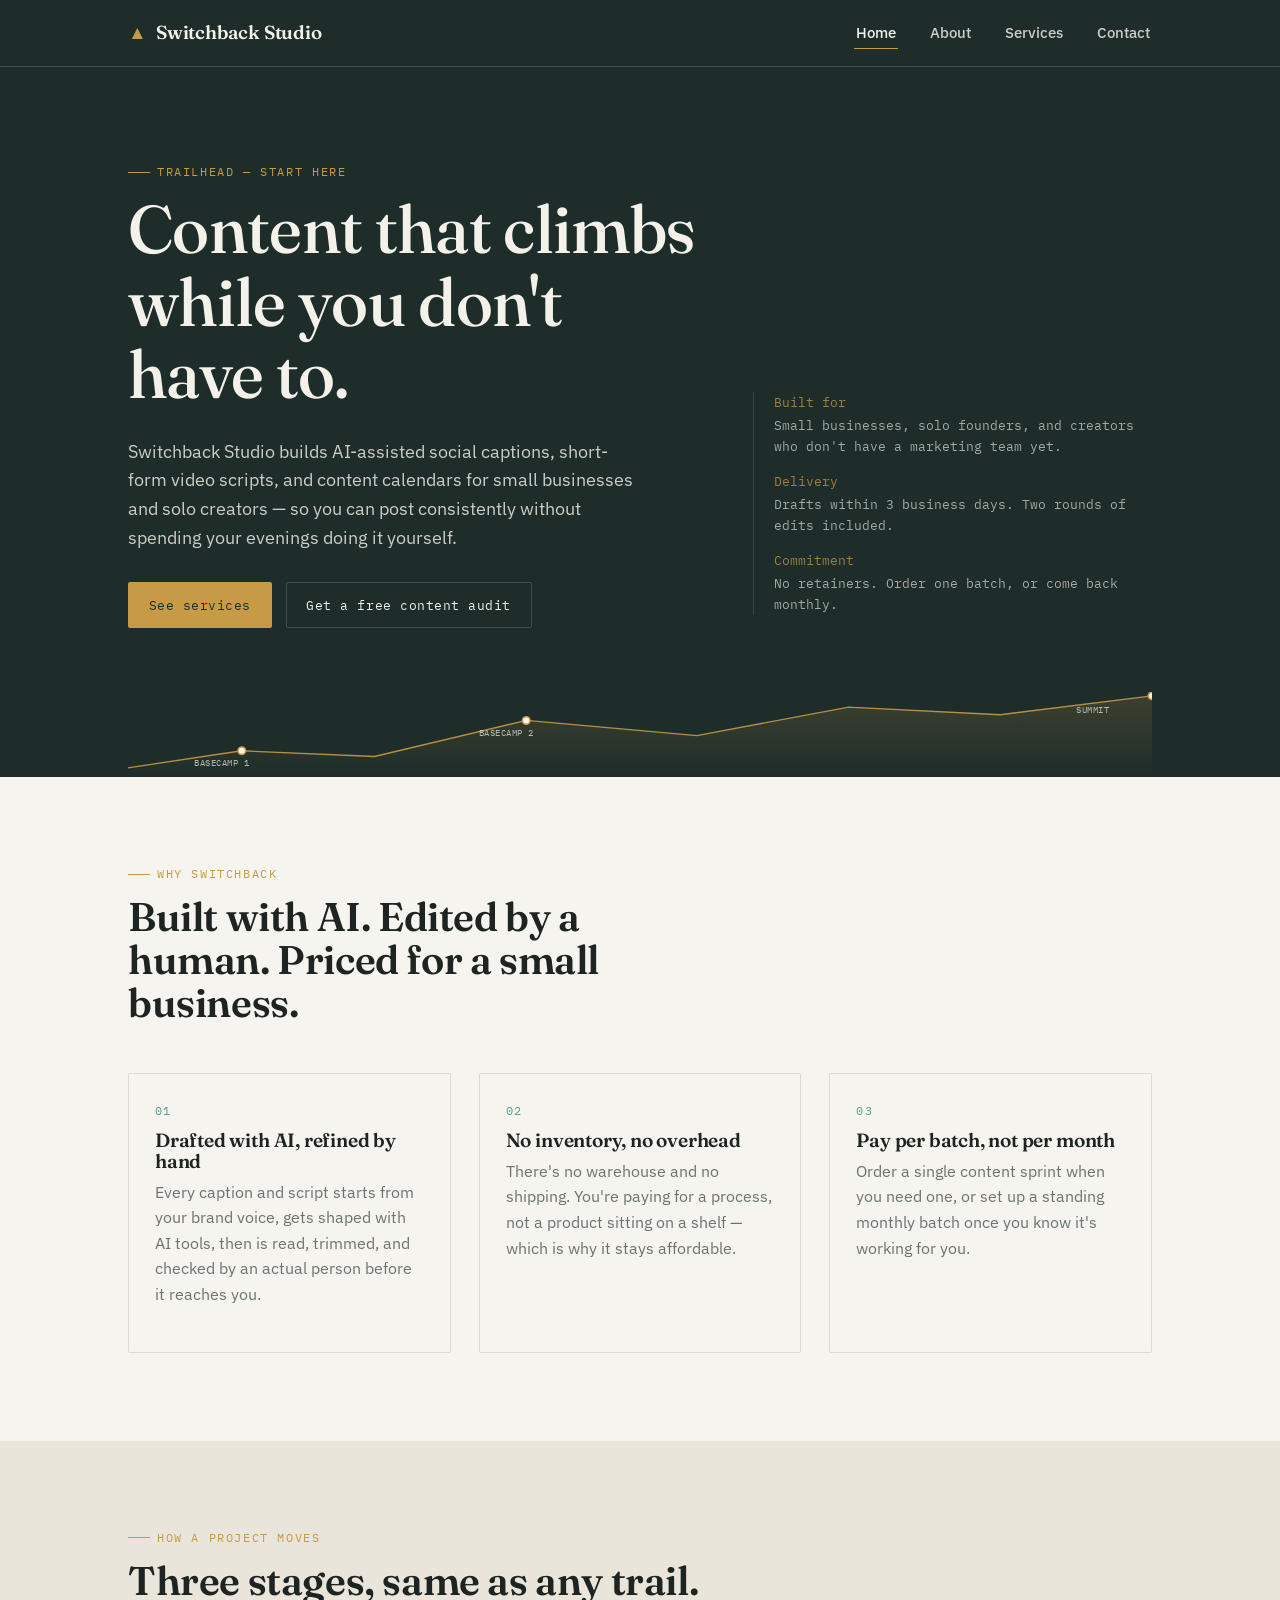
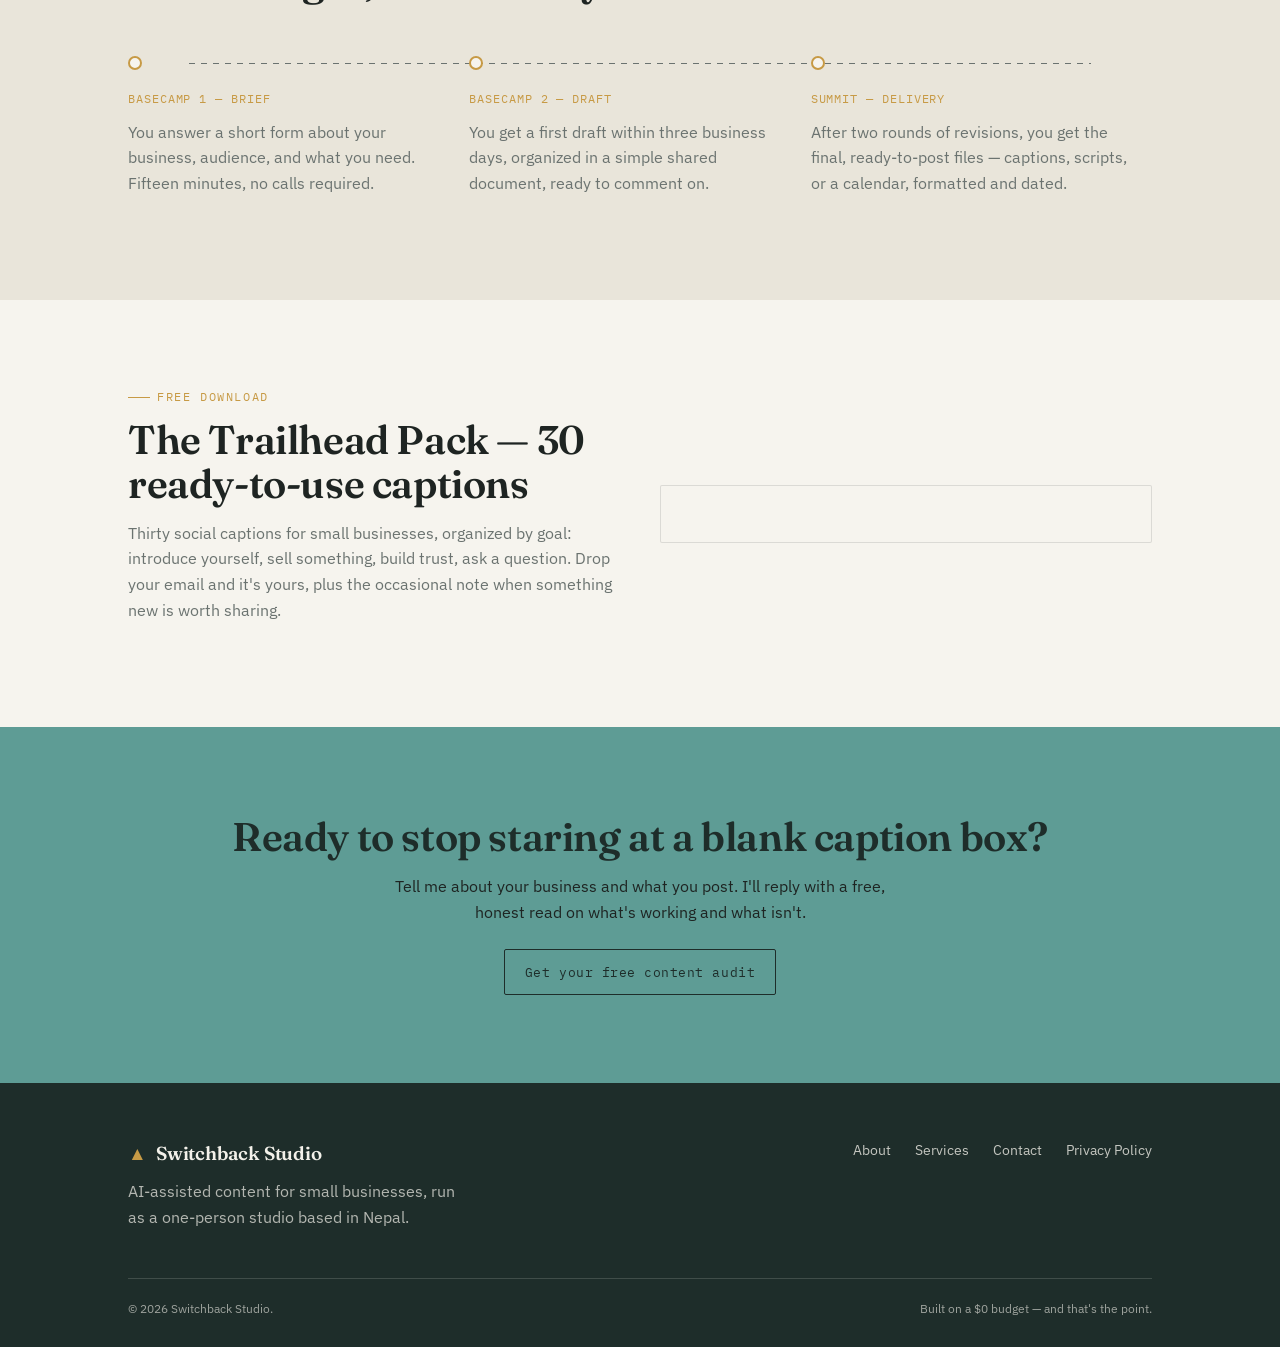
<file: index.html>
<!doctype html>
<html lang="en">
<head>
  <meta name="google-site-verification" content="x02NsxRlwEbCB85oKk7v7B6MXWzvoY0yEXiIxLPVa0w" />
<meta charset="UTF-8">
<meta name="viewport" content="width=device-width, initial-scale=1">
<title>Switchback Studio — AI-assisted content for small businesses</title>
<meta name="description" content="Switchback Studio builds AI-assisted social captions, short-form scripts, and content calendars for small businesses — no retainer, no inventory.">
<link rel="stylesheet" href="style.css">
</head>
<body>

<header class="site">
  <nav class="nav">
    <a href="index.html" class="brand"><span class="mark">▲</span> Switchback Studio</a>
    <button class="nav-toggle" aria-label="Open menu" aria-expanded="false">☰</button>
    <ul class="nav-links">
      <li><a href="index.html" aria-current="page">Home</a></li>
      <li><a href="about.html">About</a></li>
      <li><a href="services.html">Services</a></li>
      <li><a href="contact.html">Contact</a></li>
    </ul>
  </nav>
</header>

<section class="hero">
  <div class="wrap">
    <div class="hero-grid">
      <div>
        <p class="eyebrow">Trailhead — start here</p>
        <h1>Content that climbs<br>while you don't have to.</h1>
        <p class="lead">Switchback Studio builds AI-assisted social captions, short-form video scripts, and content calendars for small businesses and solo creators — so you can post consistently without spending your evenings doing it yourself.</p>
        <div class="hero-cta">
          <a href="services.html" class="btn btn-primary">See services</a>
          <a href="contact.html" class="btn btn-ghost-dark">Get a free content audit</a>
        </div>
      </div>
      <dl class="hero-aside">
        <dt>Built for</dt>
        <dd>Small businesses, solo founders, and creators who don't have a marketing team yet.</dd>
        <dt>Delivery</dt>
        <dd>Drafts within 3 business days. Two rounds of edits included.</dd>
        <dt>Commitment</dt>
        <dd>No retainers. Order one batch, or come back monthly.</dd>
      </dl>
    </div>

    <svg class="elevation" viewBox="0 0 1080 90" preserveAspectRatio="none" role="img" aria-label="Trail elevation profile illustrating the three project stages">
      <defs>
        <linearGradient id="gradElev" x1="0" y1="0" x2="0" y2="1">
          <stop offset="0%" stop-color="#C79A45" stop-opacity="0.35"/>
          <stop offset="100%" stop-color="#C79A45" stop-opacity="0"/>
        </linearGradient>
      </defs>
      <path class="fill" d="M0,80 L120,62 L260,68 L420,30 L600,46 L760,16 L920,24 L1080,4 L1080,90 L0,90 Z"/>
      <path d="M0,80 L120,62 L260,68 L420,30 L600,46 L760,16 L920,24 L1080,4"/>
      <circle cx="120" cy="62" r="4"/>
      <circle cx="420" cy="30" r="4"/>
      <circle cx="1080" cy="4" r="4"/>
      <text x="70" y="78">BASECAMP 1</text>
      <text x="370" y="46">BASECAMP 2</text>
      <text x="1000" y="22">SUMMIT</text>
    </svg>
  </div>
</section>

<section>
  <div class="wrap">
    <div class="section-head">
      <p class="eyebrow">Why Switchback</p>
      <h2>Built with AI. Edited by a human. Priced for a small business.</h2>
    </div>
    <div class="grid-3">
      <div class="card">
        <span class="num">01</span>
        <h3>Drafted with AI, refined by hand</h3>
        <p class="muted">Every caption and script starts from your brand voice, gets shaped with AI tools, then is read, trimmed, and checked by an actual person before it reaches you.</p>
      </div>
      <div class="card">
        <span class="num">02</span>
        <h3>No inventory, no overhead</h3>
        <p class="muted">There's no warehouse and no shipping. You're paying for a process, not a product sitting on a shelf — which is why it stays affordable.</p>
      </div>
      <div class="card">
        <span class="num">03</span>
        <h3>Pay per batch, not per month</h3>
        <p class="muted">Order a single content sprint when you need one, or set up a standing monthly batch once you know it's working for you.</p>
      </div>
    </div>
  </div>
</section>

<section class="section-alt">
  <div class="wrap">
    <div class="section-head">
      <p class="eyebrow">How a project moves</p>
      <h2>Three stages, same as any trail.</h2>
    </div>
    <div class="waypoints">
      <div class="waypoint">
        <p class="label">Basecamp 1 — Brief</p>
        <p class="muted">You answer a short form about your business, audience, and what you need. Fifteen minutes, no calls required.</p>
      </div>
      <div class="waypoint">
        <p class="label">Basecamp 2 — Draft</p>
        <p class="muted">You get a first draft within three business days, organized in a simple shared document, ready to comment on.</p>
      </div>
      <div class="waypoint">
        <p class="label">Summit — Delivery</p>
        <p class="muted">After two rounds of revisions, you get the final, ready-to-post files — captions, scripts, or a calendar, formatted and dated.</p>
      </div>
    </div>
  </div>
</section>

<section>
  <div class="wrap">
    <div class="grid-2" style="align-items:center;">
      <div>
        <p class="eyebrow">Free download</p>
        <h2>The Trailhead Pack — 30 ready-to-use captions</h2>
        <p class="muted">Thirty social captions for small businesses, organized by goal: introduce yourself, sell something, build trust, ask a question. Drop your email and it's yours, plus the occasional note when something new is worth sharing.</p>
      </div>
      <div class="card">
        <!--
          REPLACE THIS FORM with your MailerLite embed code.
          MailerLite → Forms → Create form → Embedded → Copy code → paste here.
          Leaving the placeholder action below will not collect emails yet.
        -->
        <!-- MailerLite Universal -->
        <script>
            (function(w,d,e,u,f,l,n){w[f]=w[f]||function(){(w[f].q=w[f].q||[])
                .push(arguments);},l=d.createElement(e),l.async=1,l.src=u,
                    n=d.getElementsByTagName(e)[0],n.parentNode.insertBefore(l,n);})
                        (window,document,'script','https://assets.mailerlite.com/js/universal.js','ml');
                            ml('account', '2459747');
                            </script>
                            <!-- End MailerLite Universal -->
         <div class="ml-embedded" data-form="4tHHGU"></div>
      </div>
    </div>
  </div>
</section>

<section class="callout-band">
  <div class="wrap" style="text-align:center;">
    <h2>Ready to stop staring at a blank caption box?</h2>
    <p style="max-width:50ch;margin:0 auto 24px;">Tell me about your business and what you post. I'll reply with a free, honest read on what's working and what isn't.</p>
    <a href="contact.html" class="btn btn-ghost-light" style="border-color:var(--spruce); color:var(--spruce);">Get your free content audit</a>
  </div>
</section>

<footer class="site">
  <div class="wrap">
    <div class="foot-grid">
      <div>
        <p class="brand" style="margin-bottom:10px;"><span class="mark">▲</span> Switchback Studio</p>
        <p class="muted" style="max-width:34ch; color:var(--snow); opacity:.7;">AI-assisted content for small businesses, run as a one-person studio based in Nepal.</p>
      </div>
      <ul class="foot-links">
        <li><a href="about.html">About</a></li>
        <li><a href="services.html">Services</a></li>
        <li><a href="contact.html">Contact</a></li>
        <li><a href="privacy.html">Privacy Policy</a></li>
      </ul>
    </div>
    <div class="foot-bottom">
      <span>© 2026 Switchback Studio.</span>
      <span>Built on a $0 budget — and that's the point.</span>
    </div>
  </div>
</footer>

<script src="script.js"></script>
</body>
</html>
</file>
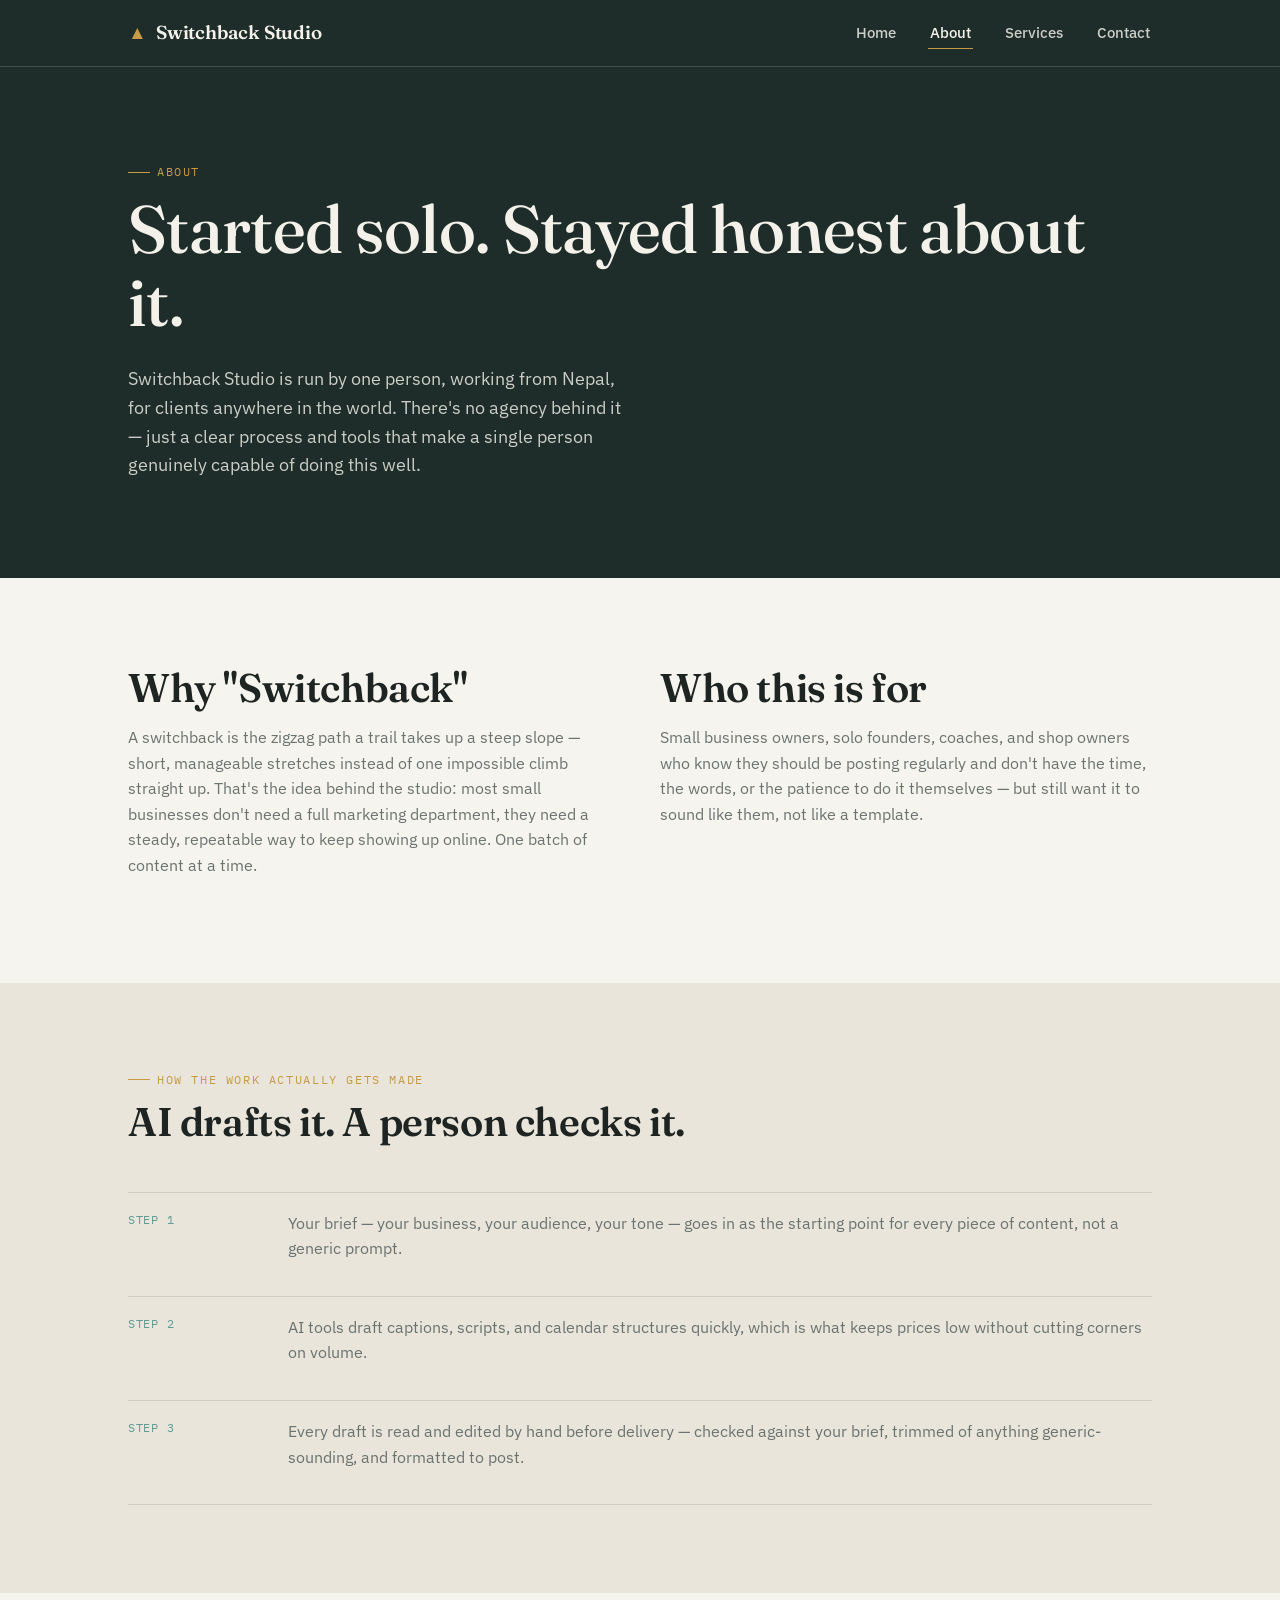
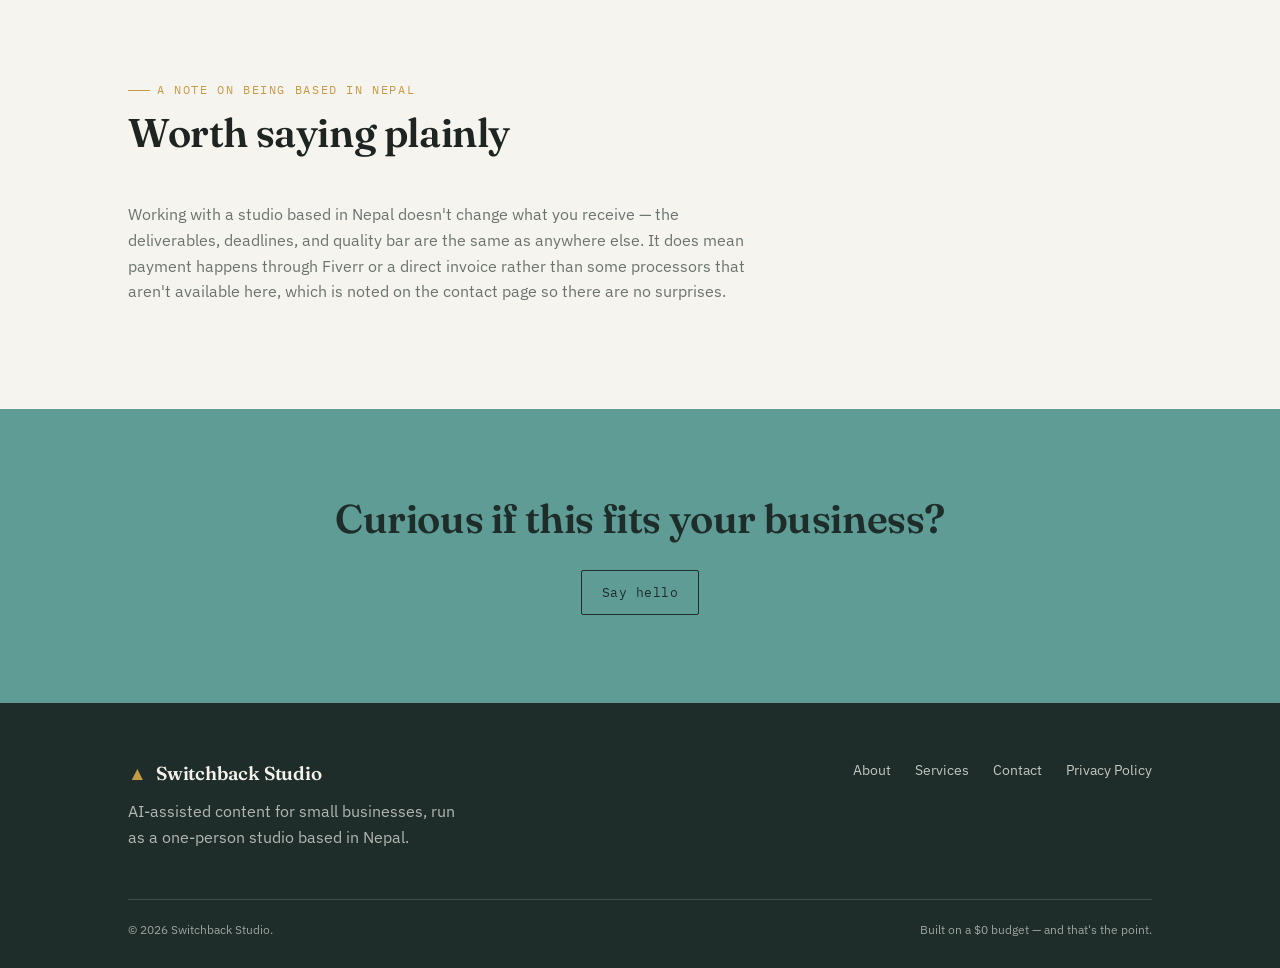
<file: about.html>
<!doctype html>
<html lang="en">
<head>
<meta charset="UTF-8">
<meta name="viewport" content="width=device-width, initial-scale=1">
<title>About — Switchback Studio</title>
<meta name="description" content="Switchback Studio is a one-person content studio based in Nepal, helping small businesses post consistently with AI-assisted captions and scripts.">
<link rel="stylesheet" href="style.css">
</head>
<body>

<header class="site">
  <nav class="nav">
    <a href="index.html" class="brand"><span class="mark">▲</span> Switchback Studio</a>
    <button class="nav-toggle" aria-label="Open menu" aria-expanded="false">☰</button>
    <ul class="nav-links">
      <li><a href="index.html">Home</a></li>
      <li><a href="about.html" aria-current="page">About</a></li>
      <li><a href="services.html">Services</a></li>
      <li><a href="contact.html">Contact</a></li>
    </ul>
  </nav>
</header>

<section class="hero" style="padding-bottom:80px;">
  <div class="wrap">
    <p class="eyebrow">About</p>
    <h1>Started solo. Stayed honest about it.</h1>
    <p class="lead">Switchback Studio is run by one person, working from Nepal, for clients anywhere in the world. There's no agency behind it — just a clear process and tools that make a single person genuinely capable of doing this well.</p>
  </div>
</section>

<section>
  <div class="wrap">
    <div class="grid-2">
      <div>
        <h2>Why "Switchback"</h2>
        <p class="muted">A switchback is the zigzag path a trail takes up a steep slope — short, manageable stretches instead of one impossible climb straight up. That's the idea behind the studio: most small businesses don't need a full marketing department, they need a steady, repeatable way to keep showing up online. One batch of content at a time.</p>
      </div>
      <div>
        <h2>Who this is for</h2>
        <p class="muted">Small business owners, solo founders, coaches, and shop owners who know they should be posting regularly and don't have the time, the words, or the patience to do it themselves — but still want it to sound like them, not like a template.</p>
      </div>
    </div>
  </div>
</section>

<section class="section-alt">
  <div class="wrap">
    <div class="section-head">
      <p class="eyebrow">How the work actually gets made</p>
      <h2>AI drafts it. A person checks it.</h2>
    </div>
    <ul class="kicker-list">
      <li>
        <span class="tag">Step 1</span>
        <p class="muted">Your brief — your business, your audience, your tone — goes in as the starting point for every piece of content, not a generic prompt.</p>
      </li>
      <li>
        <span class="tag">Step 2</span>
        <p class="muted">AI tools draft captions, scripts, and calendar structures quickly, which is what keeps prices low without cutting corners on volume.</p>
      </li>
      <li>
        <span class="tag">Step 3</span>
        <p class="muted">Every draft is read and edited by hand before delivery — checked against your brief, trimmed of anything generic-sounding, and formatted to post.</p>
      </li>
    </ul>
  </div>
</section>

<section>
  <div class="wrap">
    <div class="section-head">
      <p class="eyebrow">A note on being based in Nepal</p>
      <h2>Worth saying plainly</h2>
    </div>
    <p class="muted" style="max-width:62ch;">Working with a studio based in Nepal doesn't change what you receive — the deliverables, deadlines, and quality bar are the same as anywhere else. It does mean payment happens through Fiverr or a direct invoice rather than some processors that aren't available here, which is noted on the contact page so there are no surprises.</p>
  </div>
</section>

<section class="callout-band">
  <div class="wrap" style="text-align:center;">
    <h2>Curious if this fits your business?</h2>
    <a href="contact.html" class="btn btn-ghost-light" style="border-color:var(--spruce); color:var(--spruce); margin-top:14px;">Say hello</a>
  </div>
</section>

<footer class="site">
  <div class="wrap">
    <div class="foot-grid">
      <div>
        <p class="brand" style="margin-bottom:10px;"><span class="mark">▲</span> Switchback Studio</p>
        <p class="muted" style="max-width:34ch; color:var(--snow); opacity:.7;">AI-assisted content for small businesses, run as a one-person studio based in Nepal.</p>
      </div>
      <ul class="foot-links">
        <li><a href="about.html">About</a></li>
        <li><a href="services.html">Services</a></li>
        <li><a href="contact.html">Contact</a></li>
        <li><a href="privacy.html">Privacy Policy</a></li>
      </ul>
    </div>
    <div class="foot-bottom">
      <span>© 2026 Switchback Studio.</span>
      <span>Built on a $0 budget — and that's the point.</span>
    </div>
  </div>
</footer>

<script src="script.js"></script>
</body>
</html>
</file>
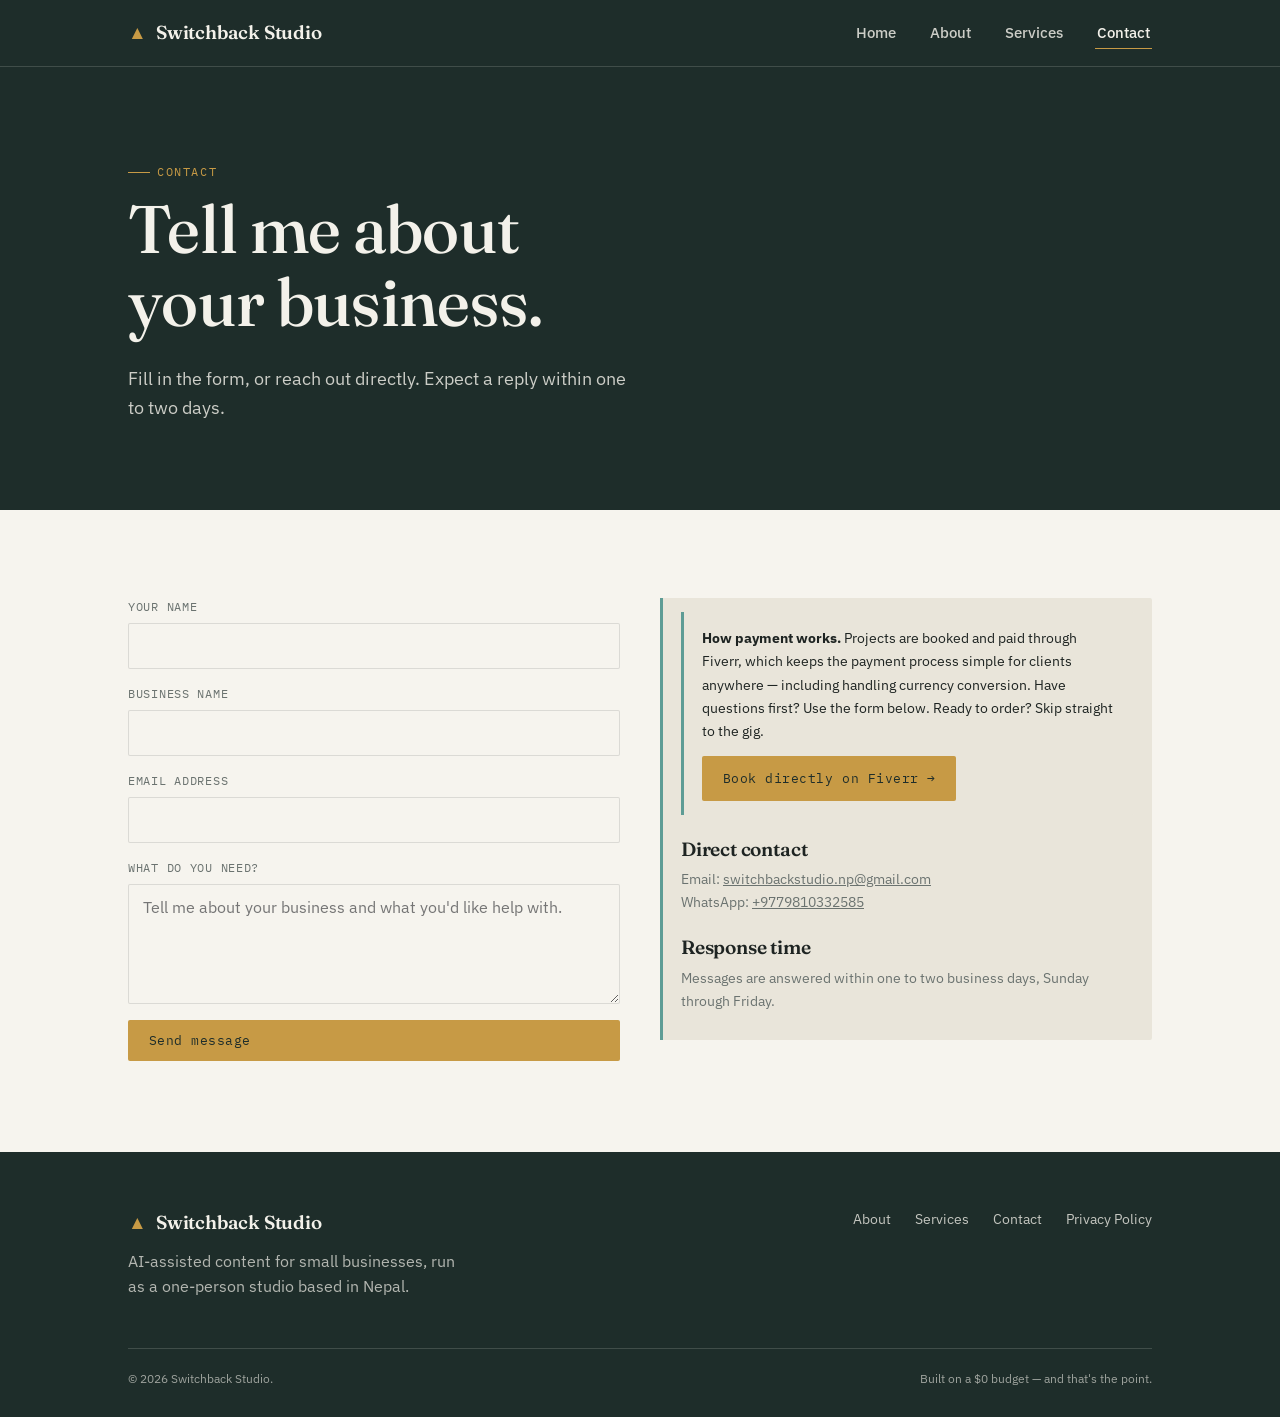
<file: contact.html>
<!doctype html>
<html lang="en">
<head>
<meta charset="UTF-8">
<meta name="viewport" content="width=device-width, initial-scale=1">
<title>Contact — Switchback Studio</title>
<meta name="description" content="Get in touch with Switchback Studio about a Content Basecamp or Caption Sprint.">
<link rel="stylesheet" href="style.css">
</head>
<body>

<header class="site">
  <nav class="nav">
    <a href="index.html" class="brand"><span class="mark">▲</span> Switchback Studio</a>
    <button class="nav-toggle" aria-label="Open menu" aria-expanded="false">☰</button>
    <ul class="nav-links">
      <li><a href="index.html">Home</a></li>
      <li><a href="about.html">About</a></li>
      <li><a href="services.html">Services</a></li>
      <li><a href="contact.html" aria-current="page">Contact</a></li>
    </ul>
  </nav>
</header>

<section class="hero" style="padding-bottom:70px;">
  <div class="wrap">
    <p class="eyebrow">Contact</p>
    <h1>Tell me about<br>your business.</h1>
    <p class="lead">Fill in the form, or reach out directly. Expect a reply within one to two days.</p>
  </div>
</section>

<section>
  <div class="wrap">
    <div class="grid-2">
      <div>
        <!--
          STEP-BY-STEP TO MAKE THIS FORM WORK (free, no code):
          1. Go to formspree.io and create a free account.
          2. Click "New Form", name it "Switchback contact", copy the
             endpoint URL it gives you (looks like
             https://formspree.io/f/xxxxxxxx).
          3. Replace YOUR_FORM_ID below with the part after /f/.
          4. Save and re-upload this file. Submissions will arrive at
             the email you signed up with — no server needed.
        -->
        <form class="stack" action="https://formspree.io/f/mvzjpozb" method="POST">
          <div class="field">
            <label for="name">Your name</label>
            <input type="text" id="name" name="name" required>
          </div>
          <div class="field">
            <label for="business">Business name</label>
            <input type="text" id="business" name="business">
          </div>
          <div class="field">
            <label for="cemail">Email address</label>
            <input type="email" id="cemail" name="email" required>
          </div>
          <div class="field">
            <label for="msg">What do you need?</label>
            <textarea id="msg" name="message" placeholder="Tell me about your business and what you'd like help with." required></textarea>
          </div>
          <button type="submit" class="btn btn-primary">Send message</button>
        </form>
      </div>
      <div>
        <div class="note-box" style="margin-bottom:24px;">
          <div class="note-box" style="margin-bottom:24px;">
              <strong>How payment works.</strong> Projects are booked and paid through Fiverr, which keeps the payment process simple for clients anywhere — including handling currency conversion. Have questions first? Use the form below. Ready to order? Skip straight to the gig.
                <div style="margin-top:14px;">
                    <a href="https://www.fiverr.com/s/DB4j5BV" class="btn btn-primary">Book directly on Fiverr →</a>
                      </div>
                      </div>
        <h3>Direct contact</h3>
        <p class="muted">Email: <a href="mailto:switchbackstudio.np@gmail.com">switchbackstudio.np@gmail.com</a><br>
        WhatsApp: <a href="https://wa.me/9779810332585">+9779810332585</a></p>
        <h3 style="margin-top:24px;">Response time</h3>
        <p class="muted">Messages are answered within one to two business days, Sunday through Friday.</p>
      </div>
    </div>
  </div>
</section>

<footer class="site">
  <div class="wrap">
    <div class="foot-grid">
      <div>
        <p class="brand" style="margin-bottom:10px;"><span class="mark">▲</span> Switchback Studio</p>
        <p class="muted" style="max-width:34ch; color:var(--snow); opacity:.7;">AI-assisted content for small businesses, run as a one-person studio based in Nepal.</p>
      </div>
      <ul class="foot-links">
        <li><a href="about.html">About</a></li>
        <li><a href="services.html">Services</a></li>
        <li><a href="contact.html">Contact</a></li>
        <li><a href="privacy.html">Privacy Policy</a></li>
      </ul>
    </div>
    <div class="foot-bottom">
      <span>© 2026 Switchback Studio.</span>
      <span>Built on a $0 budget — and that's the point.</span>
    </div>
  </div>
</footer>

<script src="script.js"></script>
</body>
</html>
</file>
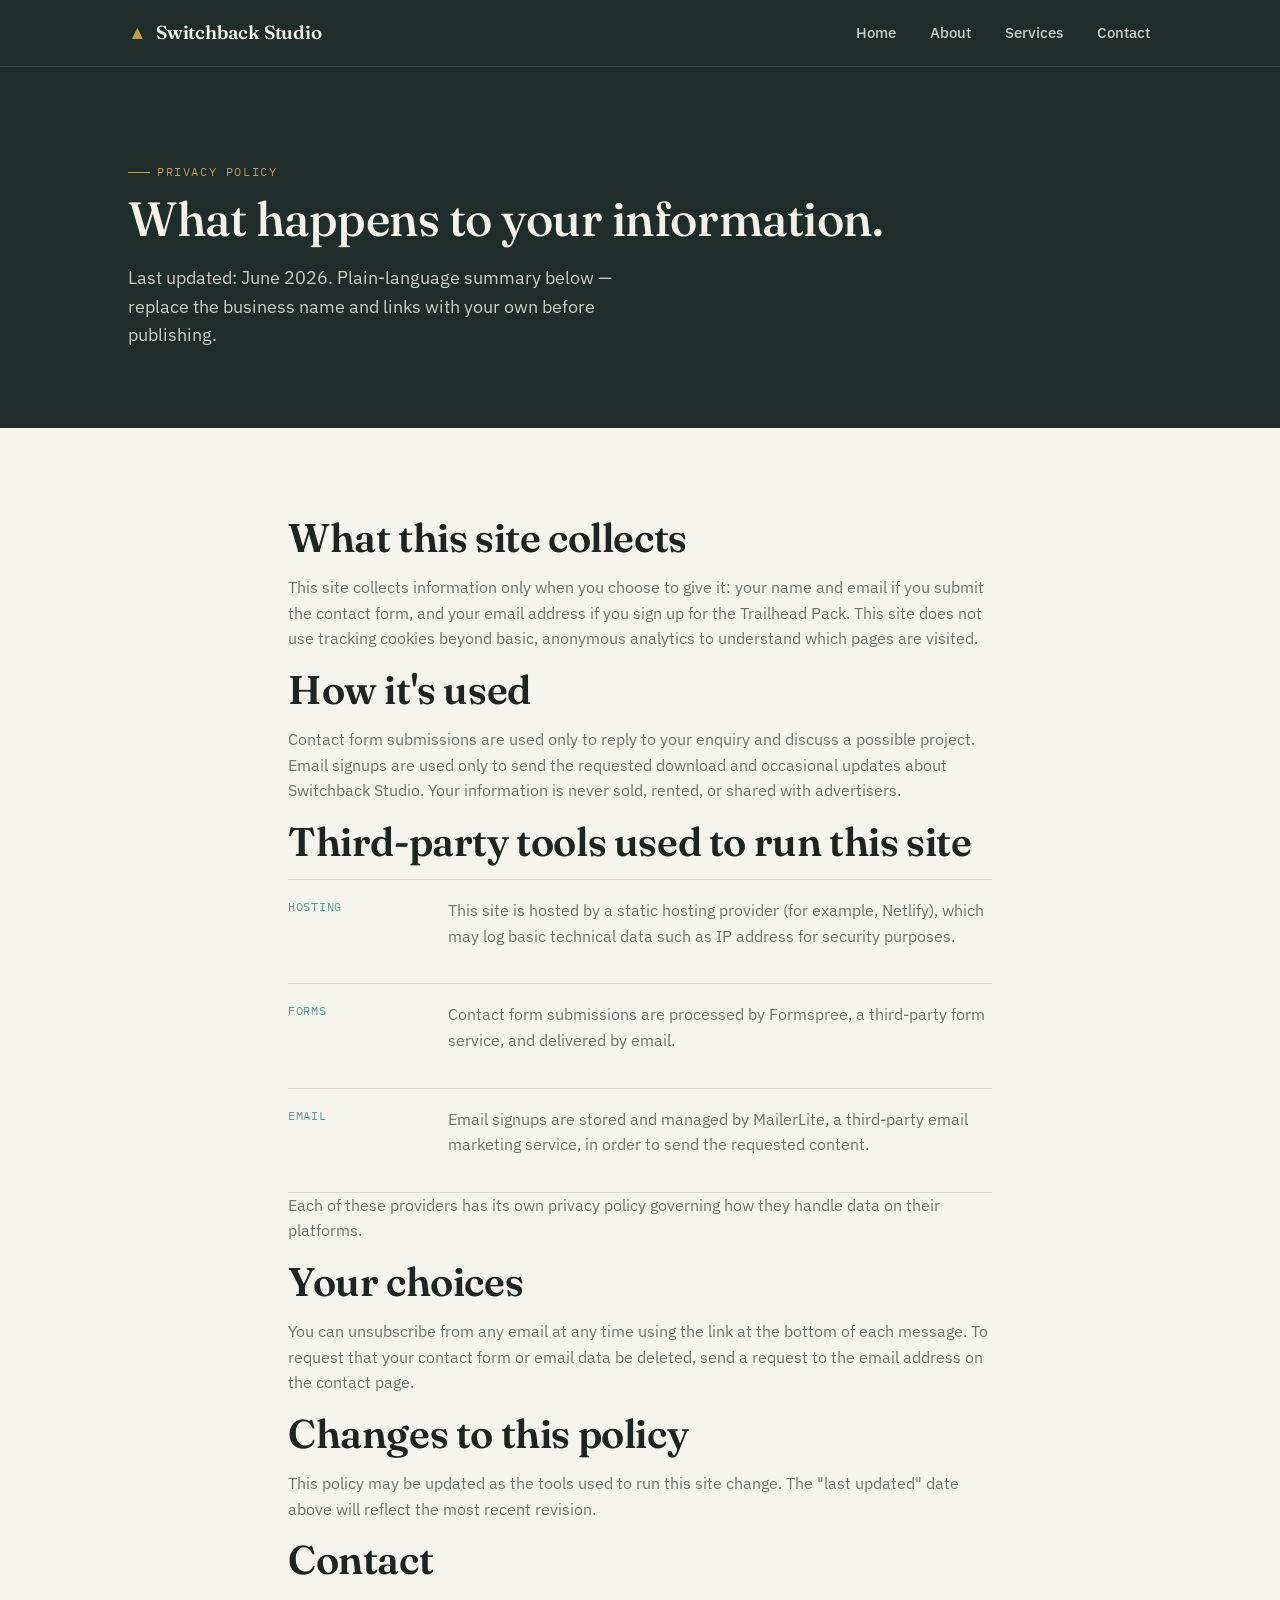
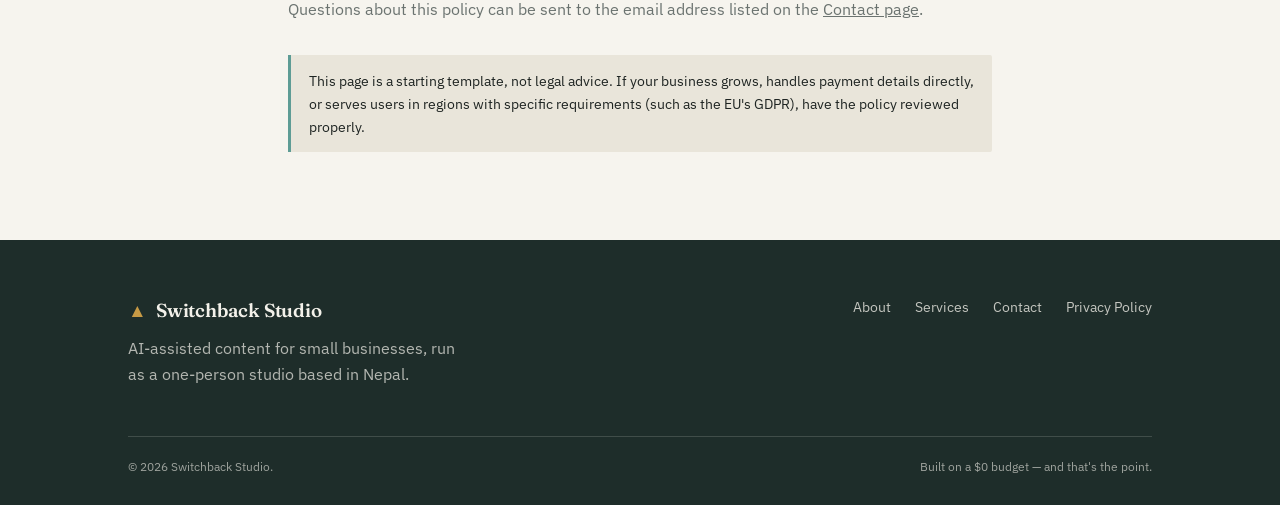
<file: privacy.html>
<!doctype html>
<html lang="en">
<head>
<meta charset="UTF-8">
<meta name="viewport" content="width=device-width, initial-scale=1">
<title>Privacy Policy — Switchback Studio</title>
<meta name="description" content="Privacy policy for switchbackstudio.example.">
<link rel="stylesheet" href="style.css">
</head>
<body>

<header class="site">
  <nav class="nav">
    <a href="index.html" class="brand"><span class="mark">▲</span> Switchback Studio</a>
    <button class="nav-toggle" aria-label="Open menu" aria-expanded="false">☰</button>
    <ul class="nav-links">
      <li><a href="index.html">Home</a></li>
      <li><a href="about.html">About</a></li>
      <li><a href="services.html">Services</a></li>
      <li><a href="contact.html">Contact</a></li>
    </ul>
  </nav>
</header>

<section class="hero" style="padding-bottom:60px;">
  <div class="wrap">
    <p class="eyebrow">Privacy policy</p>
    <h1 style="font-size:clamp(2rem,4vw,3rem);">What happens to your information.</h1>
    <p class="lead">Last updated: June 2026. Plain-language summary below — replace the business name and links with your own before publishing.</p>
  </div>
</section>

<section>
  <div class="wrap" style="max-width:760px;">
    <h2>What this site collects</h2>
    <p class="muted">This site collects information only when you choose to give it: your name and email if you submit the contact form, and your email address if you sign up for the Trailhead Pack. This site does not use tracking cookies beyond basic, anonymous analytics to understand which pages are visited.</p>

    <h2>How it's used</h2>
    <p class="muted">Contact form submissions are used only to reply to your enquiry and discuss a possible project. Email signups are used only to send the requested download and occasional updates about Switchback Studio. Your information is never sold, rented, or shared with advertisers.</p>

    <h2>Third-party tools used to run this site</h2>
    <ul class="kicker-list">
      <li><span class="tag">Hosting</span><p class="muted">This site is hosted by a static hosting provider (for example, Netlify), which may log basic technical data such as IP address for security purposes.</p></li>
      <li><span class="tag">Forms</span><p class="muted">Contact form submissions are processed by Formspree, a third-party form service, and delivered by email.</p></li>
      <li><span class="tag">Email</span><p class="muted">Email signups are stored and managed by MailerLite, a third-party email marketing service, in order to send the requested content.</p></li>
    </ul>
    <p class="muted">Each of these providers has its own privacy policy governing how they handle data on their platforms.</p>

    <h2>Your choices</h2>
    <p class="muted">You can unsubscribe from any email at any time using the link at the bottom of each message. To request that your contact form or email data be deleted, send a request to the email address on the contact page.</p>

    <h2>Changes to this policy</h2>
    <p class="muted">This policy may be updated as the tools used to run this site change. The "last updated" date above will reflect the most recent revision.</p>

    <h2>Contact</h2>
    <p class="muted">Questions about this policy can be sent to the email address listed on the <a href="contact.html">Contact page</a>.</p>

    <div class="note-box" style="margin-top:32px;">
      This page is a starting template, not legal advice. If your business grows, handles payment details directly, or serves users in regions with specific requirements (such as the EU's GDPR), have the policy reviewed properly.
    </div>
  </div>
</section>

<footer class="site">
  <div class="wrap">
    <div class="foot-grid">
      <div>
        <p class="brand" style="margin-bottom:10px;"><span class="mark">▲</span> Switchback Studio</p>
        <p class="muted" style="max-width:34ch; color:var(--snow); opacity:.7;">AI-assisted content for small businesses, run as a one-person studio based in Nepal.</p>
      </div>
      <ul class="foot-links">
        <li><a href="about.html">About</a></li>
        <li><a href="services.html">Services</a></li>
        <li><a href="contact.html">Contact</a></li>
        <li><a href="privacy.html">Privacy Policy</a></li>
      </ul>
    </div>
    <div class="foot-bottom">
      <span>© 2026 Switchback Studio.</span>
      <span>Built on a $0 budget — and that's the point.</span>
    </div>
  </div>
</footer>

<script src="script.js"></script>
</body>
</html>
</file>
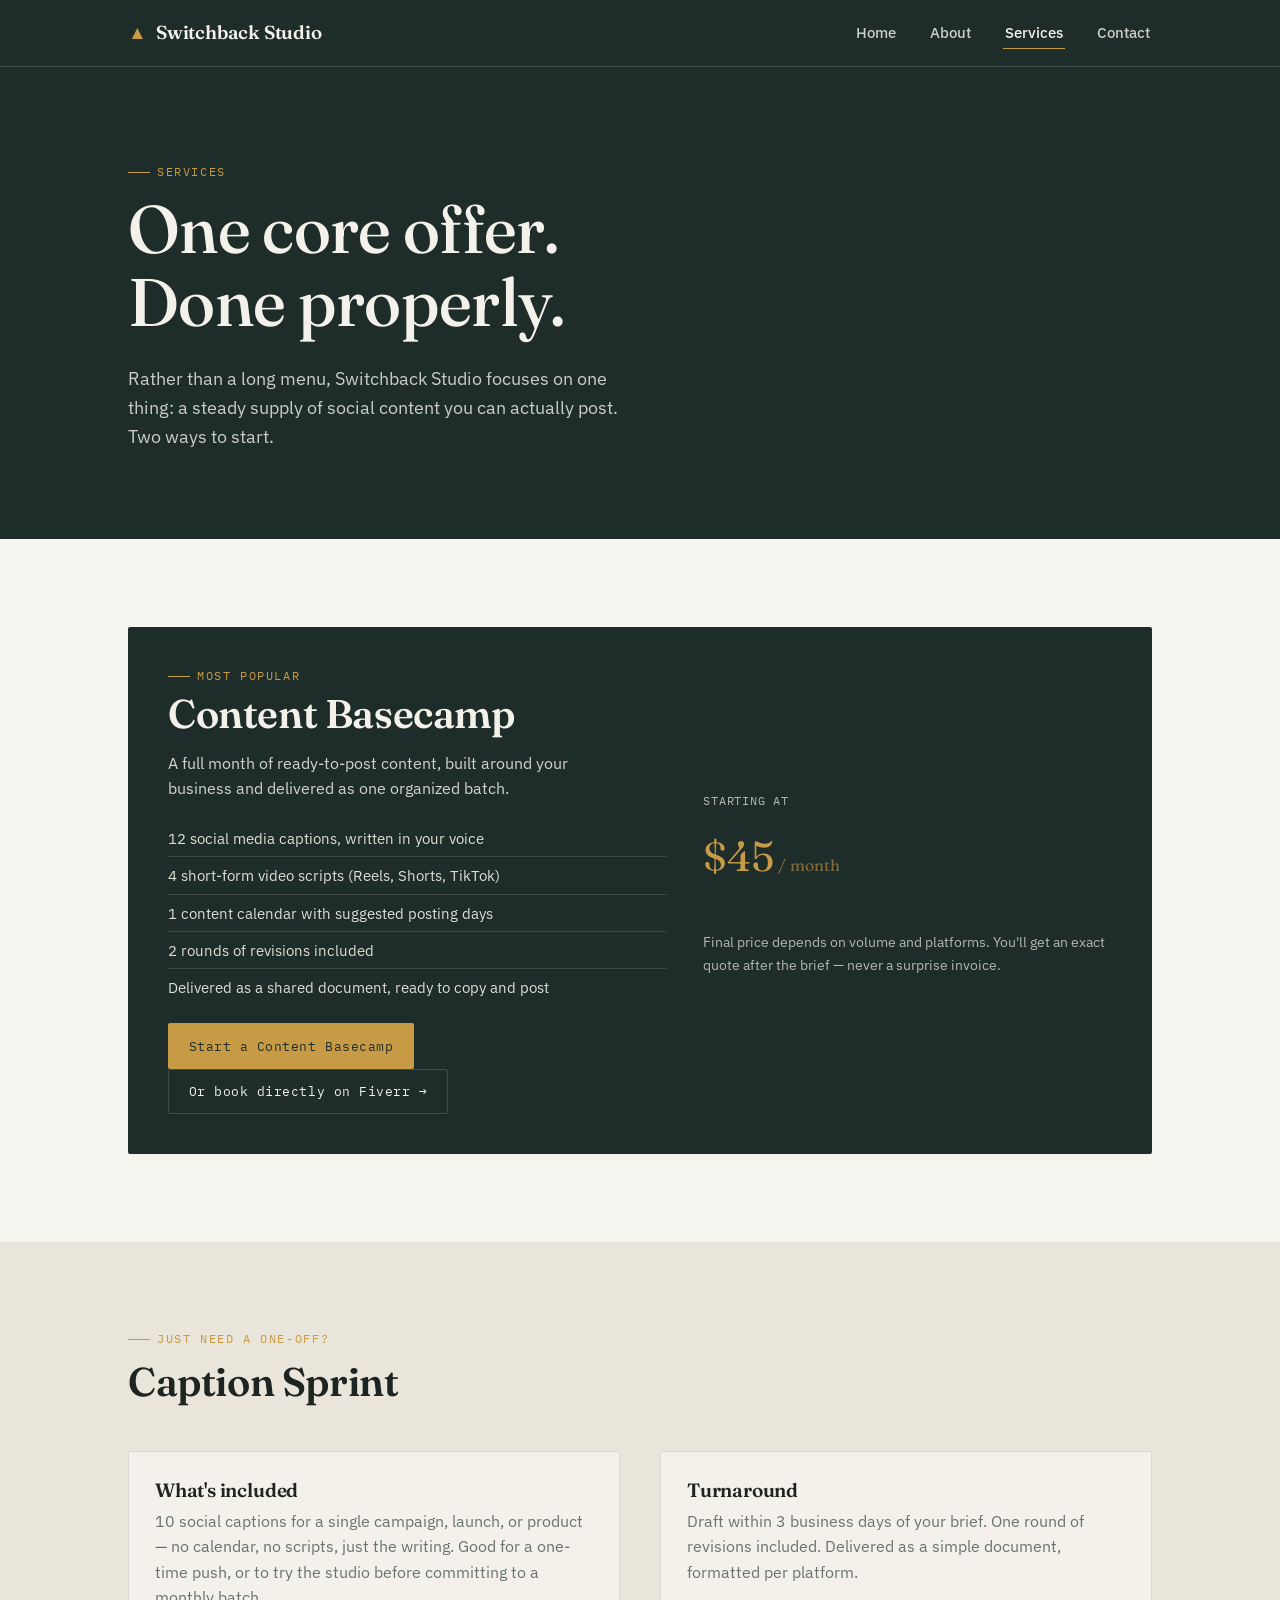
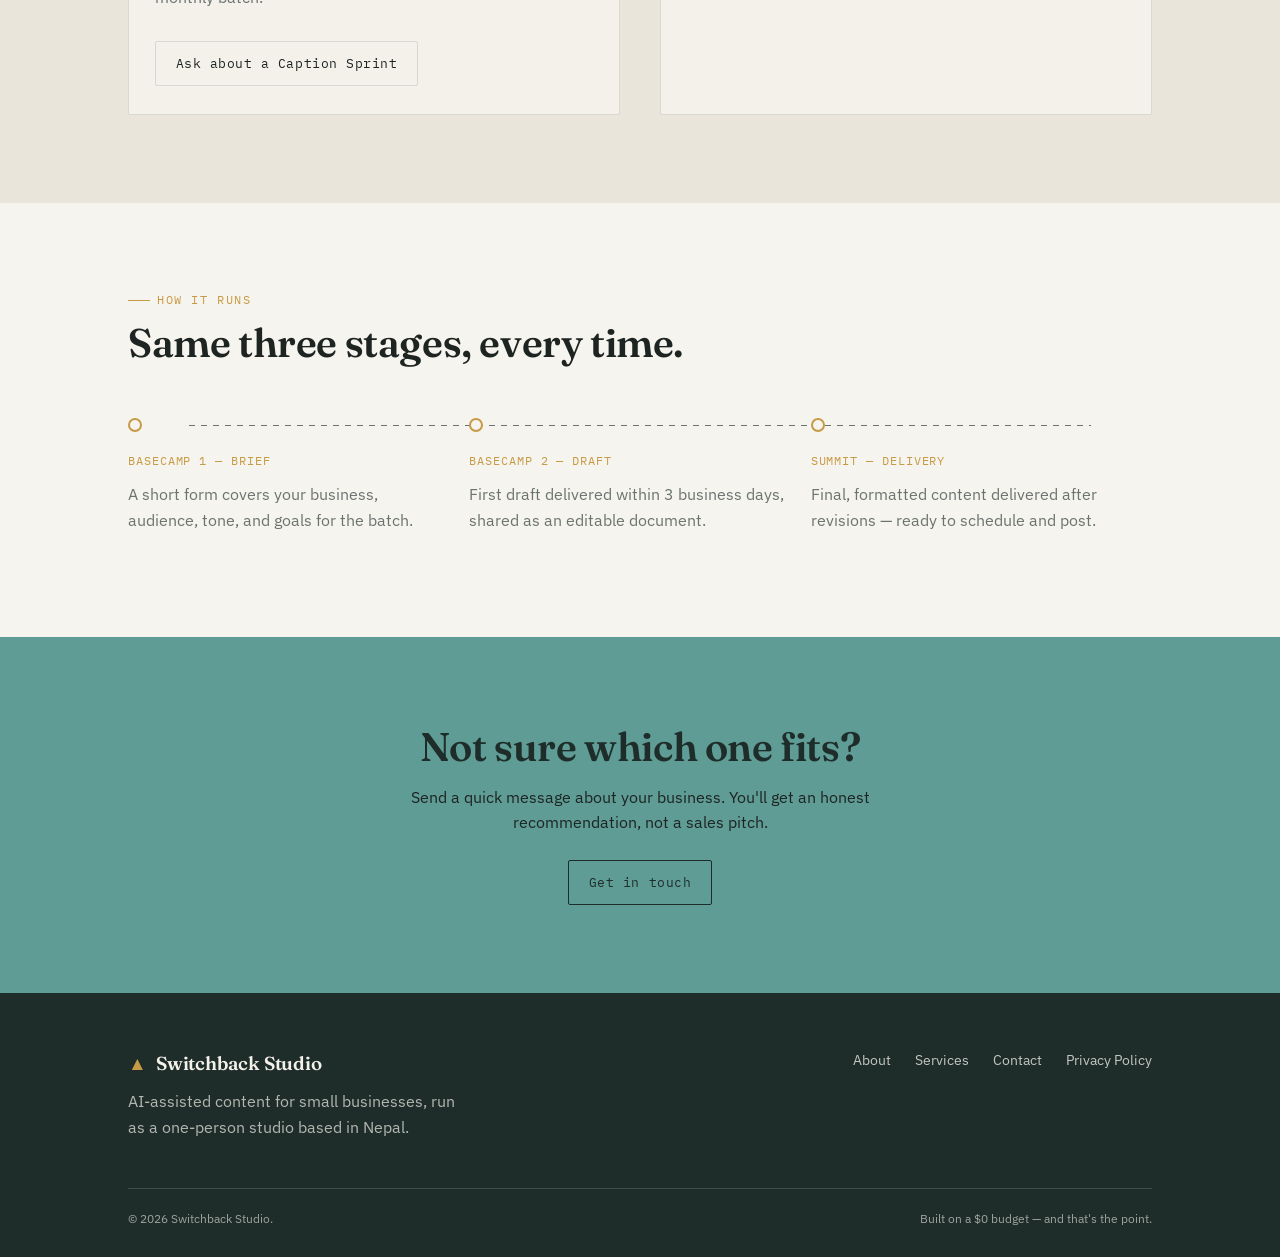
<file: services.html>
<!doctype html>
<html lang="en">
<head>
<meta charset="UTF-8">
<meta name="viewport" content="width=device-width, initial-scale=1">
<title>Services — Switchback Studio</title>
<meta name="description" content="Content Basecamp: AI-assisted social captions, short-form scripts, and a content calendar for small businesses. No retainer, no inventory.">
<link rel="stylesheet" href="style.css">
</head>
<body>

<header class="site">
  <nav class="nav">
    <a href="index.html" class="brand"><span class="mark">▲</span> Switchback Studio</a>
    <button class="nav-toggle" aria-label="Open menu" aria-expanded="false">☰</button>
    <ul class="nav-links">
      <li><a href="index.html">Home</a></li>
      <li><a href="about.html">About</a></li>
      <li><a href="services.html" aria-current="page">Services</a></li>
      <li><a href="contact.html">Contact</a></li>
    </ul>
  </nav>
</header>

<section class="hero" style="padding-bottom:70px;">
  <div class="wrap">
    <p class="eyebrow">Services</p>
    <h1>One core offer.<br>Done properly.</h1>
    <p class="lead">Rather than a long menu, Switchback Studio focuses on one thing: a steady supply of social content you can actually post. Two ways to start.</p>
  </div>
</section>

<section>
  <div class="wrap">
    <div class="offer">
      <div>
        <p class="eyebrow" style="margin-bottom:6px;">Most popular</p>
        <h2 style="color:var(--snow);">Content Basecamp</h2>
        <p style="color:var(--snow); opacity:.85; max-width:42ch;">A full month of ready-to-post content, built around your business and delivered as one organized batch.</p>
        <ul>
          <li>12 social media captions, written in your voice</li>
          <li>4 short-form video scripts (Reels, Shorts, TikTok)</li>
          <li>1 content calendar with suggested posting days</li>
          <li>2 rounds of revisions included</li>
          <li>Delivered as a shared document, ready to copy and post</li>
        </ul>
        <a href="contact.html" class="btn btn-primary">Start a Content Basecamp</a>
        <a href="YOUR_GIG_URL" class="btn btn-ghost-dark">Or book directly on Fiverr →</a>
      </div>
      <div>
        <p class="muted" style="color:var(--snow); opacity:.7; font-family:'IBM Plex Mono',monospace; font-size:.78rem; letter-spacing:.06em; text-transform:uppercase;">Starting at</p>
        <p class="price">$45<span style="font-size:1rem; opacity:.6;"> / month</span></p>
        <p class="muted" style="color:var(--snow); opacity:.7; font-size:.88rem;">Final price depends on volume and platforms. You'll get an exact quote after the brief — never a surprise invoice.</p>
      </div>
    </div>
  </div>
</section>

<section class="section-alt">
  <div class="wrap">
    <div class="section-head">
      <p class="eyebrow">Just need a one-off?</p>
      <h2>Caption Sprint</h2>
    </div>
    <div class="grid-2">
      <div class="card">
        <h3>What's included</h3>
        <p class="muted">10 social captions for a single campaign, launch, or product — no calendar, no scripts, just the writing. Good for a one-time push, or to try the studio before committing to a monthly batch.</p>
        <a href="contact.html" class="btn btn-ghost-light" style="margin-top:14px;">Ask about a Caption Sprint</a>
      </div>
      <div class="card">
        <h3>Turnaround</h3>
        <p class="muted">Draft within 3 business days of your brief. One round of revisions included. Delivered as a simple document, formatted per platform.</p>
      </div>
    </div>
  </div>
</section>

<section>
  <div class="wrap">
    <div class="section-head">
      <p class="eyebrow">How it runs</p>
      <h2>Same three stages, every time.</h2>
    </div>
    <div class="waypoints">
      <div class="waypoint">
        <p class="label">Basecamp 1 — Brief</p>
        <p class="muted">A short form covers your business, audience, tone, and goals for the batch.</p>
      </div>
      <div class="waypoint">
        <p class="label">Basecamp 2 — Draft</p>
        <p class="muted">First draft delivered within 3 business days, shared as an editable document.</p>
      </div>
      <div class="waypoint">
        <p class="label">Summit — Delivery</p>
        <p class="muted">Final, formatted content delivered after revisions — ready to schedule and post.</p>
      </div>
    </div>
  </div>
</section>

<section class="callout-band">
  <div class="wrap" style="text-align:center;">
    <h2>Not sure which one fits?</h2>
    <p style="max-width:48ch;margin:0 auto 24px;">Send a quick message about your business. You'll get an honest recommendation, not a sales pitch.</p>
    <a href="contact.html" class="btn btn-ghost-light" style="border-color:var(--spruce); color:var(--spruce);">Get in touch</a>
  </div>
</section>

<footer class="site">
  <div class="wrap">
    <div class="foot-grid">
      <div>
        <p class="brand" style="margin-bottom:10px;"><span class="mark">▲</span> Switchback Studio</p>
        <p class="muted" style="max-width:34ch; color:var(--snow); opacity:.7;">AI-assisted content for small businesses, run as a one-person studio based in Nepal.</p>
      </div>
      <ul class="foot-links">
        <li><a href="about.html">About</a></li>
        <li><a href="services.html">Services</a></li>
        <li><a href="contact.html">Contact</a></li>
        <li><a href="privacy.html">Privacy Policy</a></li>
      </ul>
    </div>
    <div class="foot-bottom">
      <span>© 2026 Switchback Studio.</span>
      <span>Built on a $0 budget — and that's the point.</span>
    </div>
  </div>
</footer>

<script src="script.js"></script>
</body>
</html>
</file>
<file: style.css>
/* ============================================================
   SWITCHBACK STUDIO — shared stylesheet
   Token system:
   Color   — Spruce #1E2D2A (dark) / Fog #E9E5DA / Paper #F6F4EE /
             Glacier #5E9C95 / Brass #C79A45 / Mist #6B7370 / Snow #F3F1EA
   Type    — Display: Fraunces (serif, optical) · Body: IBM Plex Sans ·
             Utility/labels: IBM Plex Mono
   Motif   — the "elevation line": a thin trail-profile rule used as
             section divider, process tracker, and hero backdrop.
   ============================================================ */

@import url('https://fonts.googleapis.com/css2?family=Fraunces:ital,opsz,wght@0,9..144,300;0,9..144,500;0,9..144,600;1,9..144,500&family=IBM+Plex+Sans:wght@400;500;600&family=IBM+Plex+Mono:wght@400;500&display=swap');

:root{
  --spruce:#1E2D2A;
  --spruce-soft:#28403A;
  --fog:#E9E5DA;
  --paper:#F6F4EE;
  --glacier:#5E9C95;
  --brass:#C79A45;
  --mist:#6B7370;
  --snow:#F3F1EA;
  --ink:#1E2422;
  --line:rgba(30,36,34,0.12);
  --line-dark:rgba(243,241,234,0.16);
  --radius:2px;
  --maxw:1080px;
}

*,*::before,*::after{box-sizing:border-box;}
html{scroll-behavior:smooth;}
body{
  margin:0;
  font-family:'IBM Plex Sans',system-ui,sans-serif;
  color:var(--ink);
  background:var(--paper);
  line-height:1.6;
  -webkit-font-smoothing:antialiased;
}
h1,h2,h3{
  font-family:'Fraunces',serif;
  font-weight:600;
  line-height:1.08;
  margin:0 0 .4em;
  letter-spacing:-.01em;
}
h1{font-size:clamp(2.4rem,5.5vw,4.2rem); font-weight:500;}
h2{font-size:clamp(1.7rem,3.4vw,2.5rem);}
h3{font-size:1.2rem; font-weight:600;}
p{margin:0 0 1em; color:var(--ink);}
a{color:inherit;}
.eyebrow{
  font-family:'IBM Plex Mono',monospace;
  font-size:.72rem;
  letter-spacing:.14em;
  text-transform:uppercase;
  color:var(--brass);
  display:flex;
  align-items:center;
  gap:.6em;
  margin-bottom:1em;
}
.eyebrow::before{content:"";width:22px;height:1px;background:var(--brass);display:inline-block;}
.muted{color:var(--mist);}
.wrap{max-width:var(--maxw); margin:0 auto; padding:0 28px;}
section{padding:88px 0;}
@media(max-width:700px){section{padding:56px 0;}}

img{max-width:100%;display:block;}
.visually-hidden{position:absolute;width:1px;height:1px;overflow:hidden;clip:rect(0 0 0 0);}

/* ---------- Buttons ---------- */
.btn{
  display:inline-flex;
  align-items:center;
  gap:.5em;
  font-family:'IBM Plex Mono',monospace;
  font-size:.82rem;
  letter-spacing:.04em;
  text-decoration:none;
  padding:.85em 1.5em;
  border-radius:var(--radius);
  border:1px solid transparent;
  cursor:pointer;
  transition:transform .15s ease, background .15s ease, color .15s ease, border-color .15s ease;
}
.btn:hover{transform:translateY(-1px);}
.btn-primary{background:var(--brass); color:var(--spruce);}
.btn-primary:hover{background:#d6a957;}
.btn-ghost-dark{border-color:var(--line-dark); color:var(--snow);}
.btn-ghost-dark:hover{background:rgba(243,241,234,0.08);}
.btn-ghost-light{border-color:var(--line); color:var(--ink);}
.btn-ghost-light:hover{background:rgba(30,36,34,0.05);}

/* ---------- Nav ---------- */
header.site{
  background:var(--spruce);
  color:var(--snow);
  position:sticky; top:0; z-index:50;
  border-bottom:1px solid var(--line-dark);
}
.nav{
  display:flex; align-items:center; justify-content:space-between;
  padding:18px 28px; max-width:var(--maxw); margin:0 auto;
}
.brand{
  font-family:'Fraunces',serif; font-weight:600; font-size:1.18rem;
  color:var(--snow); text-decoration:none; letter-spacing:-.01em;
  display:flex; align-items:center; gap:.5em;
}
.brand .mark{color:var(--brass);}
.nav-links{display:flex; gap:30px; list-style:none; margin:0; padding:0; align-items:center;}
.nav-links a{
  text-decoration:none; color:var(--snow); opacity:.82;
  font-size:.92rem; font-weight:500;
  padding:6px 2px; border-bottom:1px solid transparent;
  transition:opacity .15s ease, border-color .15s ease;
}
.nav-links a:hover,.nav-links a[aria-current="page"]{opacity:1; border-color:var(--brass);}
.nav-toggle{display:none; background:none; border:0; color:var(--snow); font-size:1.5rem; cursor:pointer;}
@media(max-width:760px){
  .nav-toggle{display:block;}
  .nav-links{
    position:absolute; top:100%; left:0; right:0; background:var(--spruce);
    flex-direction:column; align-items:flex-start; gap:0;
    max-height:0; overflow:hidden; transition:max-height .25s ease;
    border-bottom:1px solid var(--line-dark);
  }
  .nav-links.open{max-height:320px;}
  .nav-links li{width:100%;}
  .nav-links a{display:block; padding:14px 28px; width:100%;}
}

/* ---------- Hero ---------- */
.hero{
  background:var(--spruce); color:var(--snow);
  padding:96px 0 0; position:relative; overflow:hidden;
}
.hero .wrap{position:relative; z-index:2;}
.hero-grid{display:grid; grid-template-columns:1.3fr .9fr; gap:48px; align-items:end; padding-bottom:64px;}
.hero p.lead{font-size:1.12rem; color:var(--snow); opacity:.82; max-width:46ch;}
.hero-cta{display:flex; gap:14px; margin-top:30px; flex-wrap:wrap;}
.hero-aside{
  font-family:'IBM Plex Mono',monospace; font-size:.82rem; color:var(--snow); opacity:.75;
  border-left:1px solid var(--line-dark); padding-left:20px;
}
.hero-aside dt{color:var(--brass); margin-top:14px;}
.hero-aside dt:first-child{margin-top:0;}
.hero-aside dd{margin:2px 0 0; opacity:.85;}
@media(max-width:760px){.hero-grid{grid-template-columns:1fr;} .hero-aside{border-left:0; border-top:1px solid var(--line-dark); padding-left:0; padding-top:20px;}}

/* elevation line signature */
.elevation{display:block; width:100%; height:auto;}
.elevation path{fill:none; stroke:var(--brass); stroke-width:1.4; opacity:.9;}
.elevation .fill{fill:url(#gradElev); stroke:none; opacity:.5;}
.elevation circle{fill:var(--paper); stroke:var(--brass); stroke-width:1.6;}
.elevation text{font-family:'IBM Plex Mono',monospace; font-size:9px; fill:var(--snow); opacity:.7; letter-spacing:.06em;}

/* ---------- Sections / cards ---------- */
.section-alt{background:var(--fog);}
.section-head{max-width:60ch; margin-bottom:48px;}
.grid-3{display:grid; grid-template-columns:repeat(3,1fr); gap:28px;}
.grid-2{display:grid; grid-template-columns:1fr 1fr; gap:40px;}
@media(max-width:760px){.grid-3{grid-template-columns:1fr;} .grid-2{grid-template-columns:1fr;}}
.card{
  background:var(--paper); border:1px solid var(--line); border-radius:var(--radius);
  padding:28px 26px;
}
.section-alt .card{background:var(--snow);}
.card .num{
  font-family:'IBM Plex Mono',monospace; font-size:.74rem; color:var(--glacier);
  letter-spacing:.1em; display:block; margin-bottom:10px;
}

/* ---------- Process / waypoint tracker (signature, reused) ---------- */
.waypoints{display:grid; grid-template-columns:repeat(3,1fr); gap:0; position:relative; margin-top:20px;}
.waypoints::before{
  content:""; position:absolute; top:13px; left:6%; right:6%; height:1px;
  background:repeating-linear-gradient(90deg, var(--mist) 0 6px, transparent 6px 12px);
}
.waypoint{position:relative; padding-top:40px; padding-right:20px;}
.waypoint::before{
  content:""; position:absolute; top:6px; left:0; width:14px; height:14px;
  border-radius:50%; background:var(--paper); border:2px solid var(--brass);
}
.waypoint .label{font-family:'IBM Plex Mono',monospace; font-size:.72rem; letter-spacing:.08em; color:var(--brass); text-transform:uppercase;}
@media(max-width:700px){.waypoints{grid-template-columns:1fr; gap:26px;} .waypoints::before{display:none;}}

/* ---------- Pricing / offer block ---------- */
.offer{
  background:var(--spruce); color:var(--snow);
  border-radius:var(--radius); padding:40px;
  display:grid; grid-template-columns:1.1fr .9fr; gap:36px; align-items:center;
}
.offer .price{font-family:'Fraunces',serif; font-size:2.6rem; color:var(--brass);}
.offer ul{list-style:none; padding:0; margin:18px 0; font-size:.95rem; opacity:.9;}
.offer li{padding:6px 0; border-top:1px solid var(--line-dark);}
.offer li:first-child{border-top:0;}
@media(max-width:760px){.offer{grid-template-columns:1fr;}}

/* ---------- Forms ---------- */
form.stack{display:flex; flex-direction:column; gap:16px; max-width:520px;}
label{font-family:'IBM Plex Mono',monospace; font-size:.74rem; letter-spacing:.06em; text-transform:uppercase; color:var(--mist);}
input,textarea,select{
  font-family:'IBM Plex Sans',sans-serif; font-size:.98rem;
  padding:12px 14px; border:1px solid var(--line); border-radius:var(--radius);
  background:var(--paper); color:var(--ink); width:100%;
}
textarea{resize:vertical; min-height:120px;}
input:focus,textarea:focus,select:focus{outline:2px solid var(--glacier); outline-offset:1px;}
.field{display:flex; flex-direction:column; gap:6px;}
.note-box{
  border-left:3px solid var(--glacier); background:var(--fog);
  padding:14px 18px; font-size:.9rem; color:var(--ink); border-radius:0 var(--radius) var(--radius) 0;
}

/* ---------- Footer ---------- */
footer.site{background:var(--spruce); color:var(--snow); padding:56px 0 28px; margin-top:0;}
.foot-grid{display:flex; justify-content:space-between; gap:28px; flex-wrap:wrap; padding-bottom:32px; border-bottom:1px solid var(--line-dark);}
.foot-links{display:flex; gap:24px; list-style:none; padding:0; margin:0; font-size:.88rem;}
.foot-links a{text-decoration:none; opacity:.78;}
.foot-links a:hover{opacity:1;}
.foot-bottom{display:flex; justify-content:space-between; align-items:center; padding-top:20px; font-size:.78rem; opacity:.6; flex-wrap:wrap; gap:10px;}
.foot-bottom a{text-decoration:underline;}

/* ---------- Misc page bits ---------- */
.kicker-list{list-style:none; padding:0; margin:0; display:flex; flex-direction:column; gap:0;}
.kicker-list li{padding:18px 0; border-top:1px solid var(--line); display:grid; grid-template-columns:140px 1fr; gap:20px;}
.kicker-list li:last-child{border-bottom:1px solid var(--line);}
.kicker-list .tag{font-family:'IBM Plex Mono',monospace; font-size:.74rem; color:var(--glacier); text-transform:uppercase; letter-spacing:.06em;}
@media(max-width:600px){.kicker-list li{grid-template-columns:1fr; gap:4px;}}

.callout-band{background:var(--glacier); color:var(--spruce);}
.callout-band h2{color:var(--spruce);}
</file>
